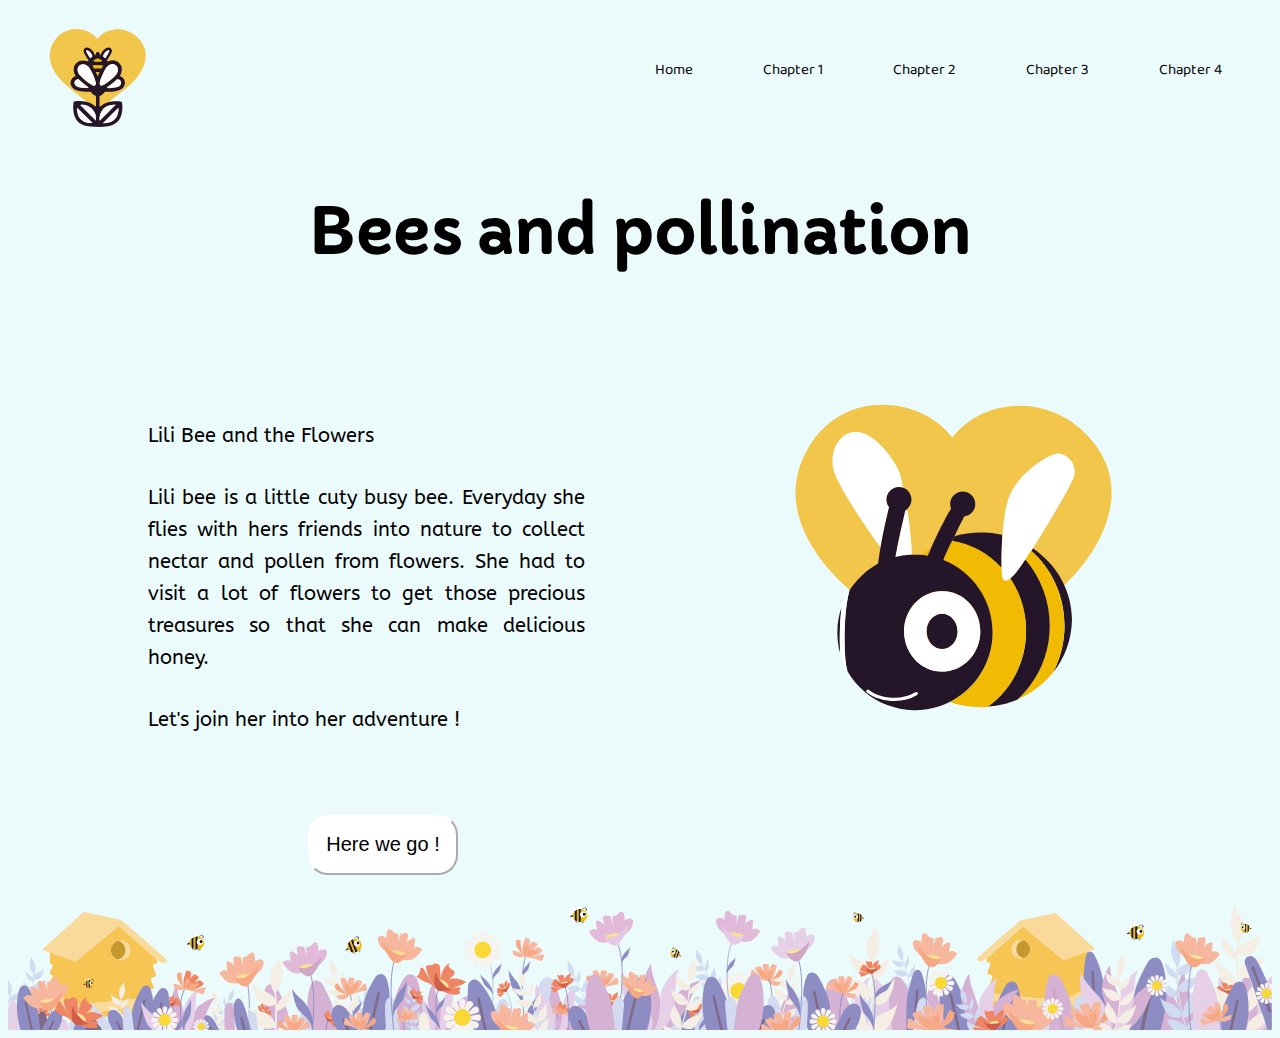
<file: index.html>
<!DOCTYPE html>
<html>
  <head>
    <meta charset="utf-8">
    <title> ABEILLES </title>
    <link rel="stylesheet"href="styles/main.css">
    <link href="https://fonts.googleapis.com/css?family=ABeeZee|Baloo|Capriola|Palanquin+Dark" rel="stylesheet">


  </head>
  <header class="menu">
    <div class="headerleft">
      <a class="logotype headerpadding" href="index.html">
        <img class="logotype" src="images/beelogo.svg" alt="logo">
      </a>

    </div>

    <div class="headerright">
      <a class="barre headerpadding" href="index.html">Home</a>
      <a class="barre headerpadding" href="etape01.html">Chapter 1</a>
      <a class="barre headerpadding" href="etape02.html">Chapter 2</a>
      <a class="barre headerpadding" href="etape03.html">Chapter 3</a>
      <a class="barre headerpadding" href="etape04.html">Chapter 4</a>

    </div>

  </header>
  <body>

  <h1 class="fancy_title"> Bees and pollination</h1>

      <div class="enonceimagecontainer">
        <div class="enonce">

<p>Lili Bee and the Flowers</p>
<p>
  Lili bee is a little cuty busy bee.
  Everyday she flies with hers friends into nature to collect nectar and pollen from flowers. She had to visit a lot of flowers to get those precious treasures so that she can make delicious honey.
</p>
<p>Let's join her into her adventure !</p>

</div>
<div class="imagecontainer2">
  <img class="imageabeille" src="images/beelogo3.svg" alt="imgbee">
</div>
</div>

        <a class="bouton2" href="etape01.html">
          <input class="" type="button" value="Here we go !"/>
        </a>

<div class="imagecontainerfooter">
  <img class="imagefooter" src="images/beefield.svg" alt="imgfield">
        </div>

  </body>




</html>
</file>
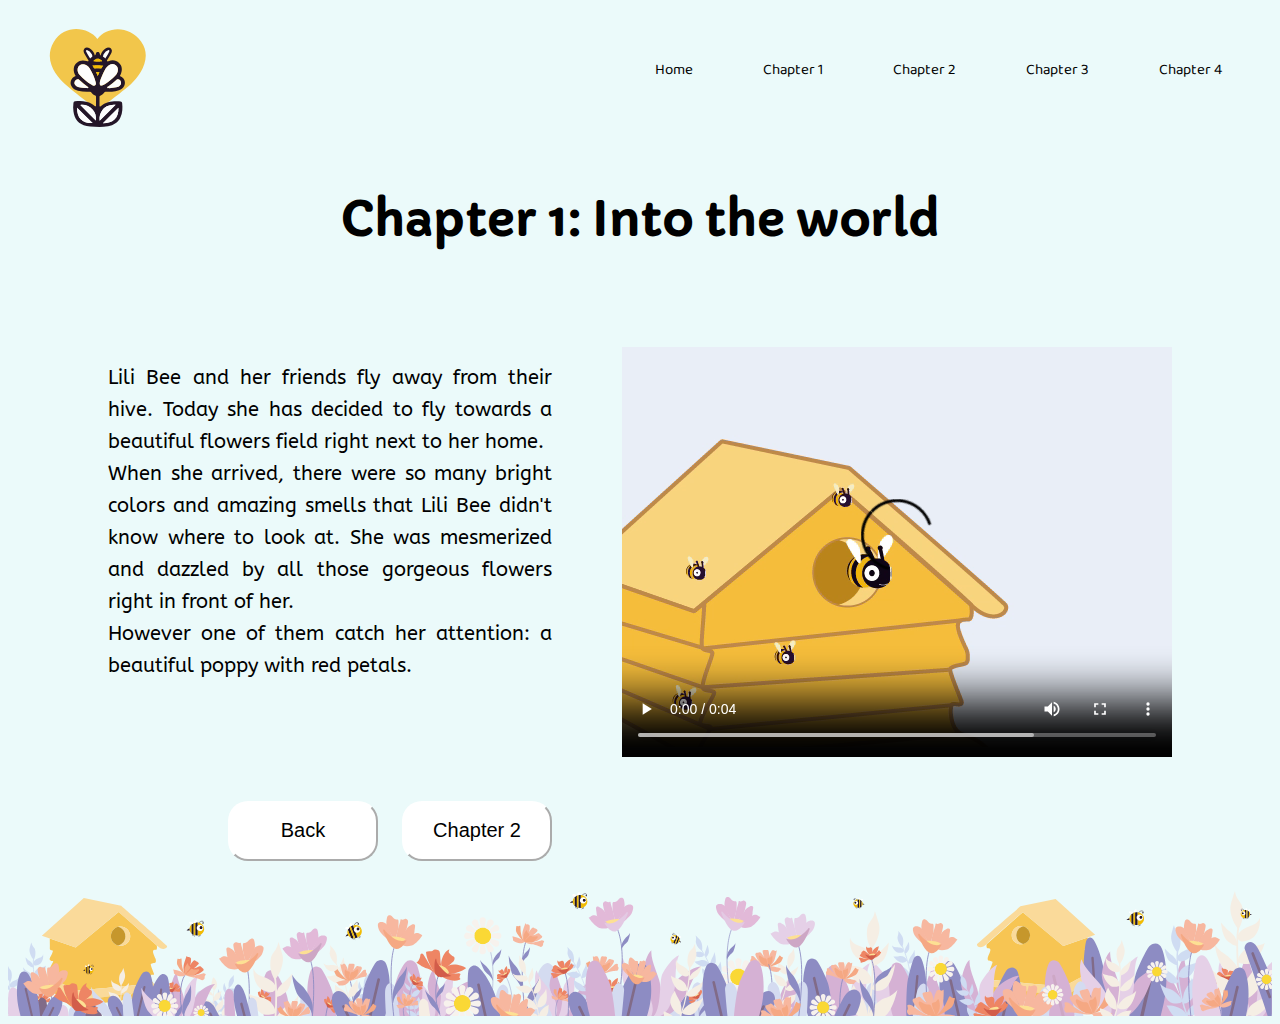
<file: etape01.html>
<!DOCTYPE html>
<html>
  <head>
    <meta charset="utf-8">
    <title> ABEILLES </title>
    <link rel="stylesheet"href="styles/main.css">
    <link href="https://fonts.googleapis.com/css?family=ABeeZee|Baloo|Capriola|Palanquin+Dark" rel="stylesheet">

  </head>
  <header class="menu">
    <div class="headerleft">
      <a class="logotype headerpadding" href="index.html">
        <img class="logotype" src="images/beelogo.svg" alt="logo">
      </a>

    </div>

    <div class="headerright">
      <a class="barre headerpadding" href="index.html">Home</a>
      <a class="barre headerpadding" href="etape01.html">Chapter 1</a>
      <a class="barre headerpadding" href="etape02.html">Chapter 2</a>
      <a class="barre headerpadding" href="etape03.html">Chapter 3</a>
      <a class="barre headerpadding" href="etape04.html">Chapter 4</a>
    </div>

  </header>
  <body>

    <h2> Chapter 1: Into the world</h2>

      <div class="enoncevideocontainer">
        <div class="enonce">


<p>
Lili Bee and her friends fly away from their hive. Today she has decided to fly towards a beautiful flowers field right next to her home. <br> When she arrived, there were so many bright colors and amazing smells that Lili Bee didn't know where to look at. She was mesmerized and dazzled by all those gorgeous flowers right in front of her. <br>However one of them catch her attention: a beautiful poppy with red petals.
</p>

      </div>
      <div class="videocontainer">
      <video controls
       loop
       src="media/mov-bee1.mp4"
       width="550"
       height="420">
      </video>

      </div>


</div>

<div class="boutons">
  <a class="bouton3" href="index.html">
  <input class="" type="button" value="Back"/></a>
  <a class="bouton3" href="etape02.html">
    <input class="" type="button" value="Chapter 2"/>  </a>
</div>


<div class="imagecontainerfooter">
  <img class="imagefooter" src="images/beefield.svg" alt="imgfield">
        </div>







     </body>
   </html>
</file>
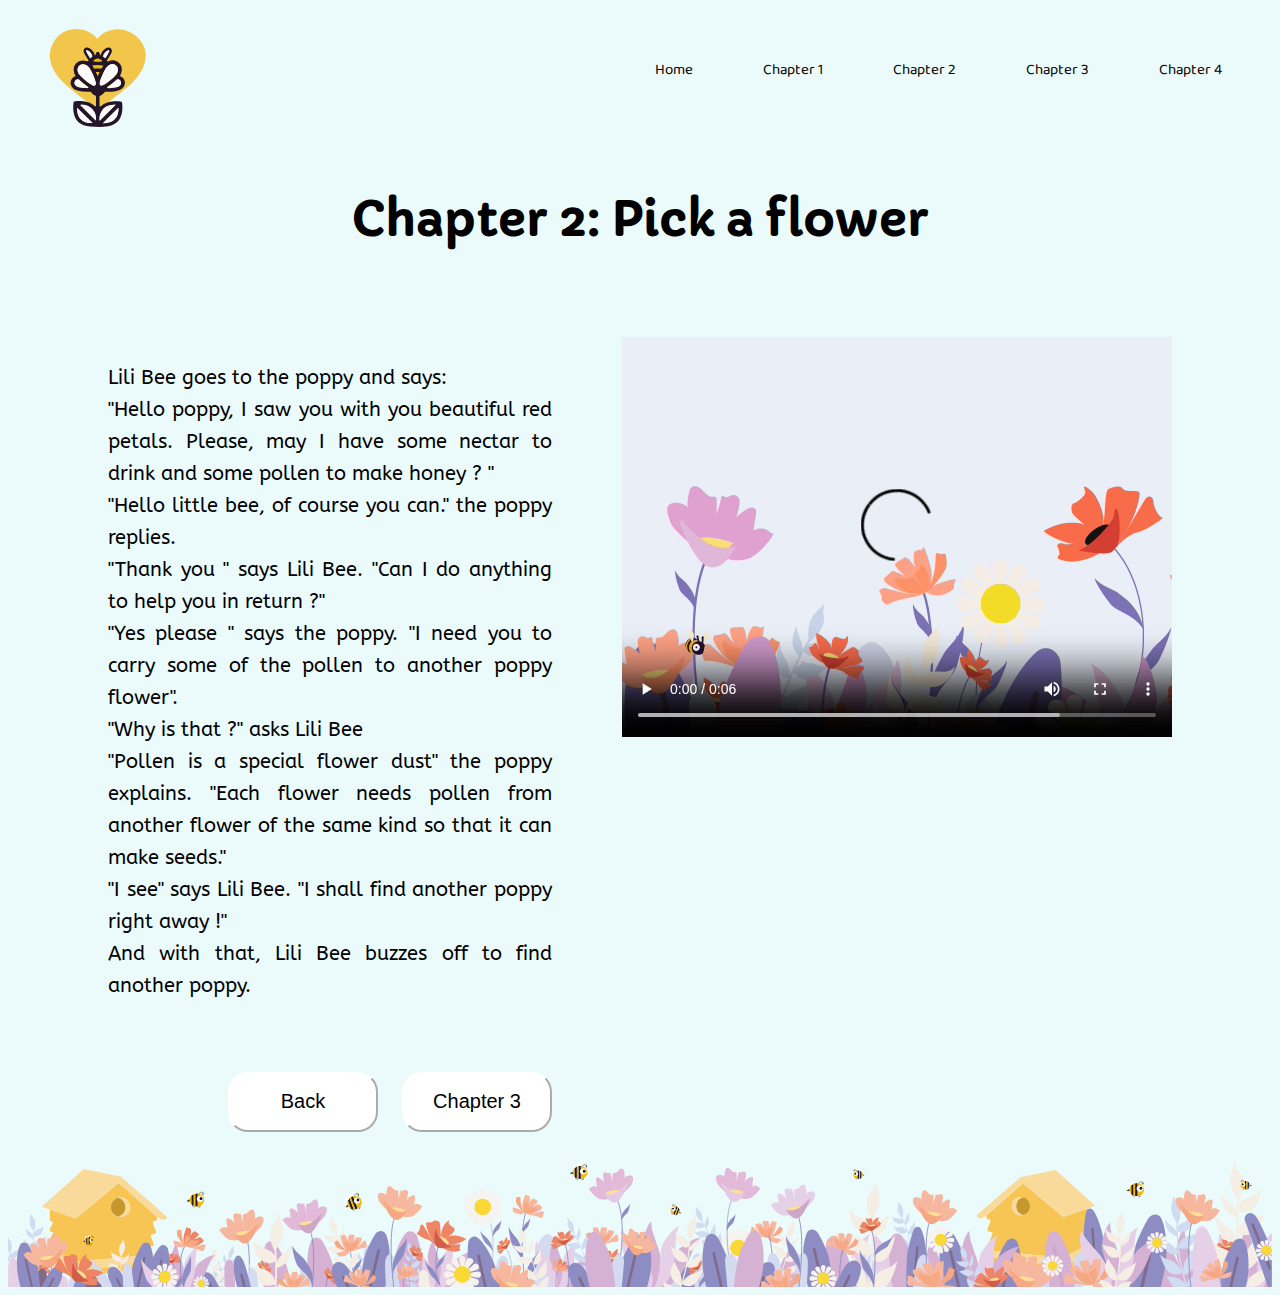
<file: etape02.html>
<!DOCTYPE html>
<html>
  <head>
    <meta charset="utf-8">
    <title> ABEILLES </title>
    <link rel="stylesheet"href="styles/main.css">
    <link href="https://fonts.googleapis.com/css?family=ABeeZee|Baloo|Capriola|Palanquin+Dark" rel="stylesheet">
  </head>
  <header class="menu">
    <div class="headerleft">
      <a class="logotype headerpadding" href="index.html">
        <img class="logotype" src="images/beelogo.svg" alt="logo">
      </a>

    </div>

    <div class="headerright">
      <a class="barre headerpadding" href="index.html">Home</a>
      <a class="barre headerpadding" href="etape01.html">Chapter 1</a>
      <a class="barre headerpadding" href="etape02.html">Chapter 2</a>
      <a class="barre headerpadding" href="etape03.html">Chapter 3</a>
      <a class="barre headerpadding" href="etape04.html">Chapter 4</a>
    </div>

  </header>
  <body>

    <h2> Chapter 2: Pick a flower </h2>

    <div class="enoncevideocontainer">
      <div class="enonce">


    <p>

  Lili Bee goes to the poppy and says:
  <br>
  "Hello poppy, I saw you with you beautiful red petals. Please, may I have some nectar to drink and some pollen to make honey ? "
  <br>
  "Hello little bee, of course you can." the poppy replies.
  <br>
  "Thank you " says Lili Bee. "Can I do anything to help you in return ?"
  <br>
  "Yes please " says the poppy. "I need you to carry some of the pollen to another poppy flower".
  <br>
  "Why is that ?" asks Lili Bee
  <br>
  "Pollen is a special flower dust" the poppy explains. "Each flower needs pollen from another flower of the same kind so that it can make seeds."
  <br>
  "I see" says Lili Bee. "I shall find another poppy right away !"
  <br>
  And with that, Lili Bee buzzes off to find another poppy.
          </p>

    </div>
    <div class="videocontainer">
    <video controls
       loop
       src="media/mov-bee2.mp4"
       width="550"
       height="400"> </video>
     </div>

     </div>

     <div class="boutons">
       <a class="bouton3" href="etape01.html">
       <input class="" type="button" value="Back"/></a>
       <a class="bouton3" href="etape03.html">
         <input class="" type="button" value="Chapter 3"/>  </a>
     </div>

     <div class="imagecontainerfooter">
       <img class="imagefooter" src="images/beefield.svg" alt="imgfield">
             </div>




     </body>
   </html>
</file>
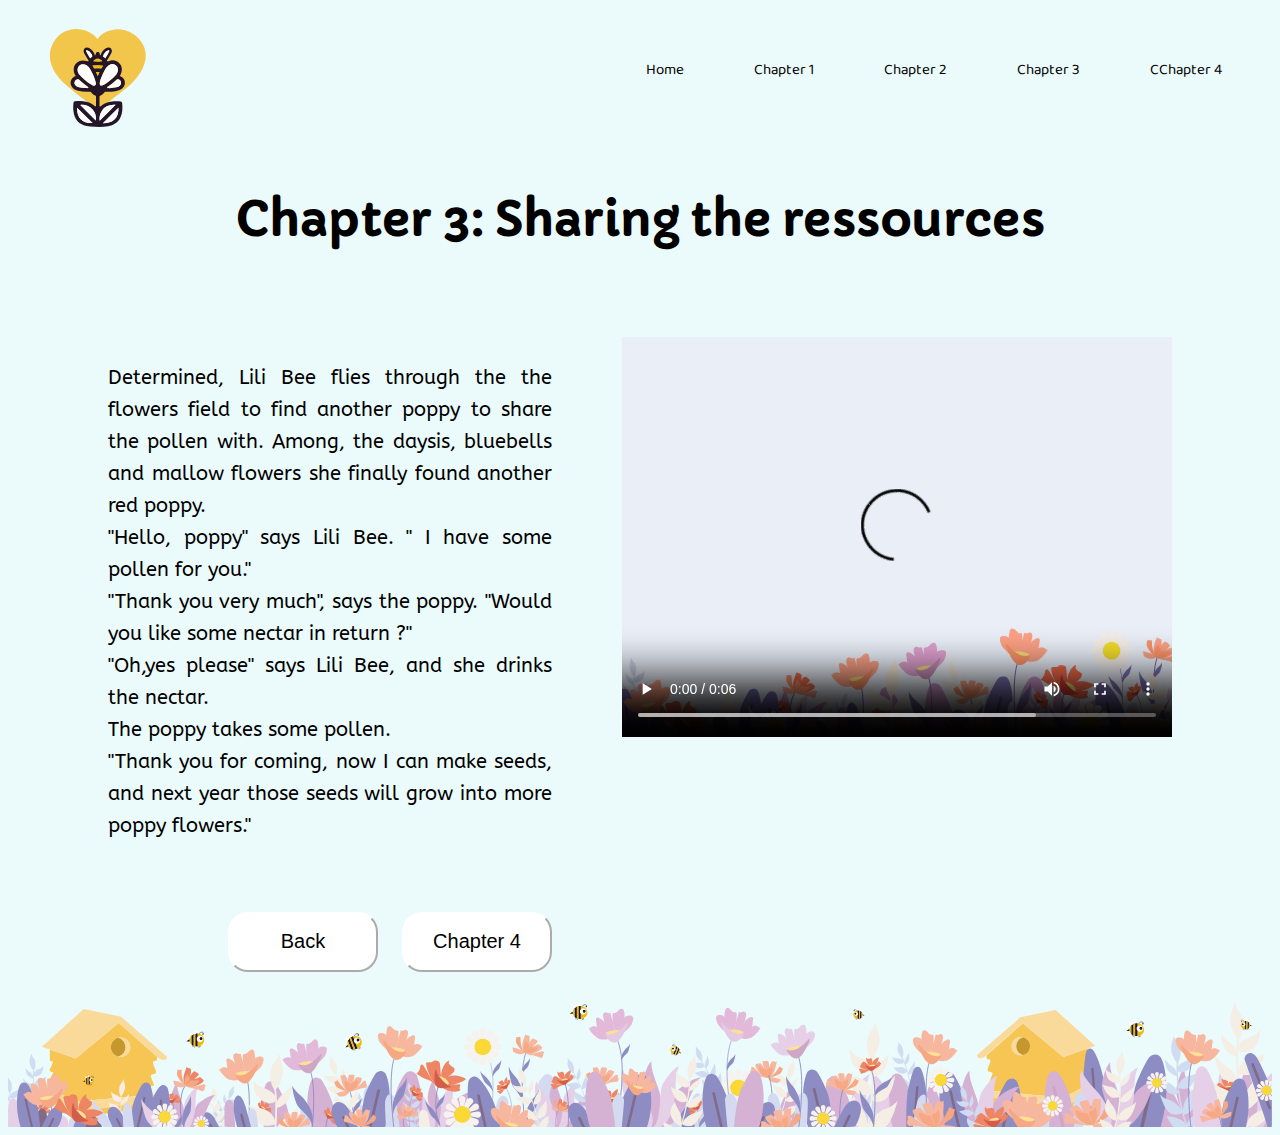
<file: etape03.html>
<!DOCTYPE html>
<html>
  <head>
    <meta charset="utf-8">
    <title> ABEILLES </title>
    <link rel="stylesheet"href="styles/main.css">
  <link href="https://fonts.googleapis.com/css?family=ABeeZee|Baloo|Capriola|Palanquin+Dark" rel="stylesheet">
  </head>
  <header class="menu">
    <div class="headerleft">
      <a class="logotype headerpadding" href="index.html">
        <img class="logotype" src="images/beelogo.svg" alt="logo">
      </a>

    </div>

    <div class="headerright">
      <a class="barre headerpadding" href="index.html">Home</a>
      <a class="barre headerpadding" href="etape01.html">Chapter 1</a>
      <a class="barre headerpadding" href="etape02.html">Chapter 2</a>
      <a class="barre headerpadding" href="etape03.html">Chapter 3</a>
      <a class="barre headerpadding" href="etape04.html">CChapter 4</a>
    </div>

  </header>
  <body>
    <h2>  Chapter 3: Sharing the ressources  </h2>


       <div class="enoncevideocontainer">
         <div class="enonce">
<p>
  Determined, Lili Bee flies through the the flowers field to find another poppy to share the pollen with. Among, the daysis, bluebells and mallow flowers she finally found another red poppy.
  <br>
  "Hello, poppy" says Lili Bee. " I have some pollen for you."
  <br>
  "Thank you very much", says the poppy. "Would you like some nectar in return ?"
  <br>
  "Oh,yes please" says Lili Bee, and she drinks the nectar.
  <br>
  The poppy takes some pollen.
  <br>"Thank you for coming, now I can make seeds, and next year those seeds will grow into more poppy flowers." </p>

</div>

<div class="videocontainer">
<video controls
   loop
   src="media/mov-bee3.mp4"
   width="550"
   height="400"> </video>
 </div>

 </div>

 <div class="boutons">
   <a class="bouton3" href="etape02.html">
   <input class="" type="button" value="Back"/></a>
   <a class="bouton3" href="etape04.html">
     <input class="" type="button" value="Chapter 4"/>  </a>
 </div>
 <div class="imagecontainerfooter">
   <img class="imagefooter" src="images/beefield.svg" alt="imgfield">
         </div>

     </body>
   </html>
</file>
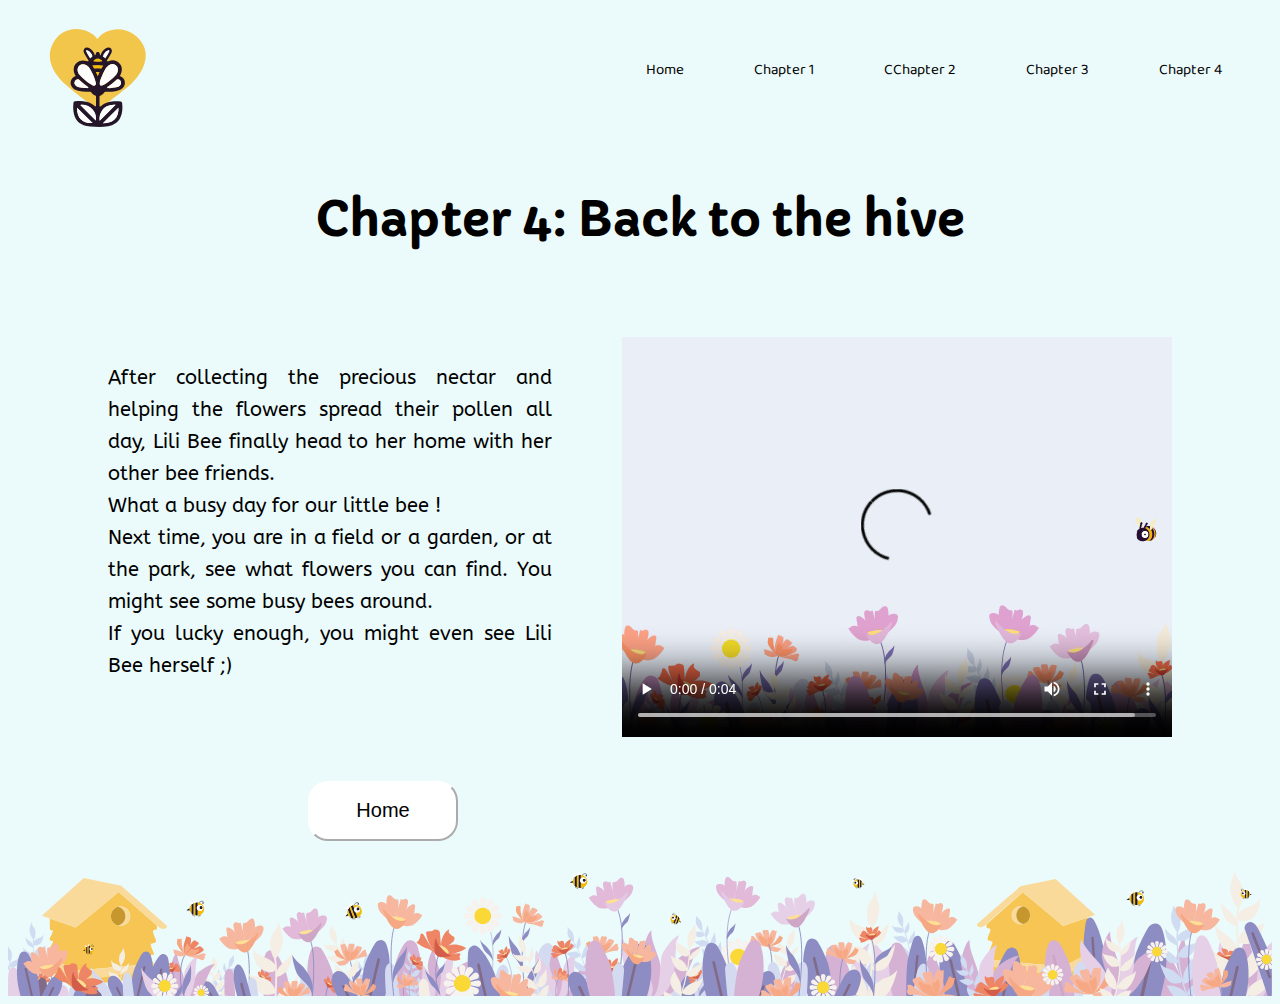
<file: etape04.html>
<!DOCTYPE html>
<html>
  <head>
    <meta charset="utf-8">
    <title> ABEILLES </title>
    <link rel="stylesheet"href="styles/main.css">
    <link href="https://fonts.googleapis.com/css?family=ABeeZee|Baloo|Capriola|Palanquin+Dark" rel="stylesheet">
  </head>
  <header class="menu">
    <div class="headerleft">
      <a class="logotype headerpadding" href="index.html">
        <img class="logotype" src="images/beelogo.svg" alt="logo">
      </a>

    </div>

    <div class="headerright">
      <a class="barre headerpadding" href="index.html">Home</a>
      <a class="barre headerpadding" href="etape01.html">Chapter 1</a>
      <a class="barre headerpadding" href="etape02.html">CChapter 2</a>
      <a class="barre headerpadding" href="etape03.html">Chapter 3</a>
      <a class="barre headerpadding" href="etape04.html">Chapter 4</a>
    </div>

  </header>
  <body>

    <h2> Chapter 4: Back to the hive  </h2>

    <div class="enoncevideocontainer">
      <div class="enonce">

    <p>
      After collecting the precious nectar and helping the flowers spread their pollen all day, Lili Bee finally head to her home with her other bee friends.
      <br>What a busy day for our little bee !
      <br>
      Next time, you are in a field or a garden, or at the park, see what flowers you can find. You might see some busy bees around.
      <br>If you lucky enough, you might even see Lili Bee herself ;)
          </p>
          </div>

<div class="videocontainer">
    <video controls
       loop
       src="media/mov-bee4.mp4"
       width="550"
       height="400"></video>
     </div>
     </div>



       <a class="bouton2" href="index.html">
         <input class="" type="button" value="Home"/>
       </a>


<div class="imagecontainerfooter">
  <img class="imagefooter" src="images/beefield.svg" alt="imgfield">
        </div>


     </body>
   </html>
</file>
<file: styles/main.css>
h1{
  font-size: 4em;
  text-align: center;
  padding-bottom: 80px;
  font-family: 'Capriola', sans-serif;
}




body{
  text-align: justify;
  background-color:#ebfafa;
}

h2{
  font-family: 'Capriola', sans-serif;
  text-align: center;
  font-size: 3em;
  padding-bottom:1em;}


p {  font-family: 'ABeeZee', sans-serif;
  font-size: 20px;
  line-height: 32px;
  margin-bottom: 8px;
  }

header {
  margin-bottom: 10px;
  display: flex;
  flex-direction: row;
  justify-content: space-between;
  background-color: #ebfafa;
  font-family: 'Baloo';
  }

.headerleft {
  margin-top: 20px;
  margin-bottom: 20px;
  display: flex;
  }

.headerright{
  display: flex;
  margin-right: 20px;
  }

.logotype {
  height: 100px;
  width: 100px;
  }

.headerpadding {
  padding: 0px 30px 0px 40px;
}

.barre {
  margin-top: 50px;
}

.menu a {
  font-size: 15px;
  text-decoration: none;
  color: black;
}

.enonce {
  flex: 1;
  font-size: 15px;
  margin: 0px 50px 0px 50px;
}

.enonce p {
    margin:25px 20px 30px 50px;
  }

  .imagecontainer2 {
    display: flex;
    flex: 1;
    align-items: flex-end;
    justify-content: center;
    margin: 0px 80px 0px 70px;
  }
  .enonceimagecontainer {
    display: flex;
    margin: 40px;
    width: 100%;
    flex-direction: row;
  }
  .imageabeille {
    margin-bottom: 50px;
    margin-right: 50px;
    display: flex;
    width: 65%;
    height: auto;
  }

.enoncevideocontainer{
  display: flex;
  margin-right: 100px;
}

.imagefooter{
  display: flex;
}

  .bouton2 {
    display: flex;
    margin-top: 40px;
    margin-left: 300px;
    text-decoration: none;
  }
  .bouton2 input:hover {
    background-color: #ffcc00 !important;
  }
  .bouton2 input {
    color: black;
    font-size: 20px;
    background-color: white;
    width: 150px;
    height: 60px;
    border-radius: 20px;
    border-color: white;
    border-width: 2px;
    text-decoration: none;
  }

.boutons{
  margin-left: 200px;
  margin-top: 40px;
}

.bouton3 {
  margin-left:20px;
  display:inline-block;
  text-decoration: none;
    }

    .bouton3 input:hover {
      background-color: #ffcc00 !important;
    }
    .bouton3 input {
      color: black;
      font-size: 20px;
      background-color: white;
      width: 150px;
      height: 60px;
      border-radius: 20px;
      border-color: white;
      border-width: 2px;
      text-decoration: none;
    }
</file>
